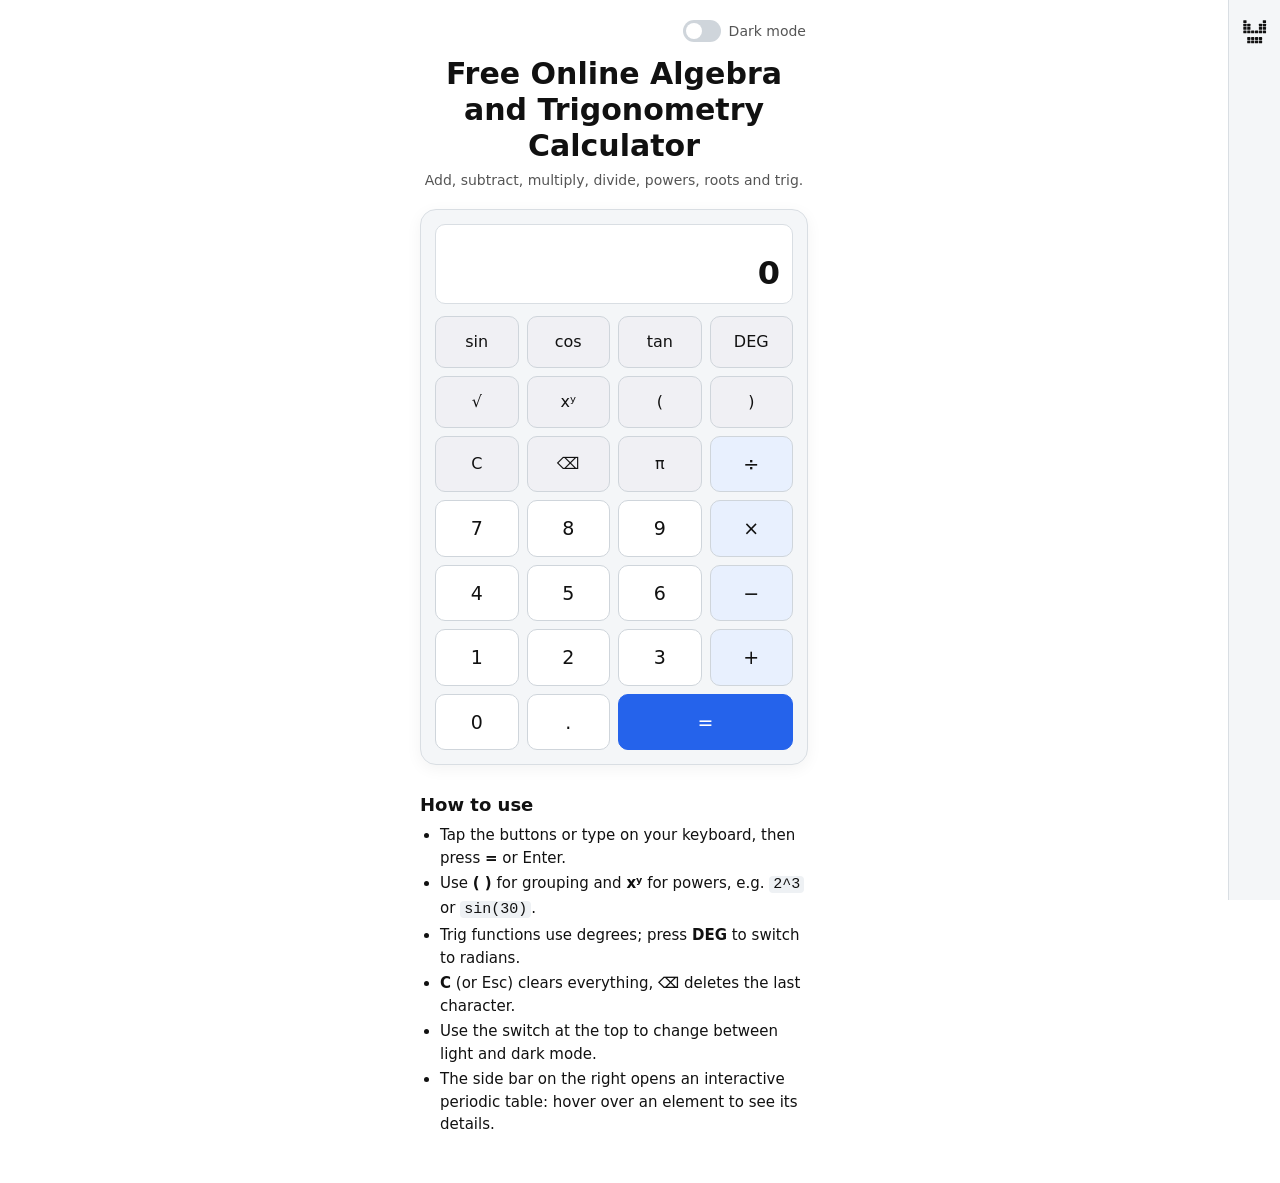
<file: index.html>
<!DOCTYPE html><html lang="en"><head><meta charset="utf-8"><meta name="viewport" content="width=device-width,initial-scale=1"><meta name="color-scheme" content="light dark"><title>Free Online Algebraic Calculator</title><link rel="icon" type="image/x-icon" href="./img/icon.png">
<script>(function(){var t='light';try{var s=localStorage.getItem('calc_theme');t=s==='dark'||s==='light'?s:(matchMedia('(prefers-color-scheme: dark)').matches?'dark':'light')}catch(e){}document.documentElement.setAttribute('data-theme',t)})();</script>
<style>
*{box-sizing:border-box}
:root{color-scheme:light;--bg:#fff;--fg:#111;--mute:#555;--panel:#f4f6f8;--bd:#d9dee3;--scr:#fff;--exc:#777;--key:#fff;--keybd:#cfd5db;--keyh:#eef2f6;--keya:#e1e7ed;--op:#e8f0fe;--fn:#f0f0f4;--acc:#2563eb;--acch:#1d4ed8;--shadow:#0000000d;--side:#f4f6f8;--code:#eef1f4;
--k-alkali:#fbd5d1;--k-alkaline:#fde3c4;--k-transition:#d6e4fb;--k-post:#d5eee0;--k-metalloid:#eadcf6;--k-nonmetal:#fff3bf;--k-halogen:#c9eef0;--k-noble:#f9d7ea;--k-lanthanide:#e3efc2;--k-actinide:#ddd6c4}
:root[data-theme=dark]{color-scheme:dark;--bg:#121417;--fg:#e8eaed;--mute:#9aa0a6;--panel:#1b1e23;--bd:#2d3239;--scr:#0f1114;--exc:#8a9099;--key:#252a31;--keybd:#363c45;--keyh:#2e353e;--keya:#394049;--op:#1f2d4a;--fn:#2a2e36;--acc:#3b82f6;--acch:#2563eb;--shadow:#00000066;--side:#1b1e23;--code:#252a31;
--k-alkali:#5a2a28;--k-alkaline:#5a4020;--k-transition:#243a5e;--k-post:#1f4a35;--k-metalloid:#3d2f55;--k-nonmetal:#5a5020;--k-halogen:#1e4a50;--k-noble:#55263f;--k-lanthanide:#3f4d20;--k-actinide:#4a4538}
[hidden]{display:none!important}
body{margin:0;padding-right:52px;background:var(--bg);color:var(--fg);font:16px/1.5 system-ui,-apple-system,"Segoe UI",Roboto,Arial,sans-serif;transition:background .2s,color .2s}
body.pt-open{overflow:hidden}
.wrap{max-width:420px;margin:0 auto;padding:16px 16px 48px}h1{font-size:clamp(22px,5vw,30px);line-height:1.2;margin:0 0 6px;text-align:center}.sub{margin:0 0 18px;text-align:center;color:var(--mute);font-size:14px}
.bar{display:flex;justify-content:flex-end;margin-bottom:10px}
.tsw{display:inline-flex;align-items:center;gap:8px;font:inherit;font-size:14px;color:var(--mute);background:none;border:0;border-radius:8px;padding:4px 2px;cursor:pointer}
.tsw:hover{color:var(--fg)}.tsw:focus-visible{outline:3px solid var(--acc);outline-offset:2px}
.trk{position:relative;width:38px;height:22px;border-radius:999px;background:var(--keybd);transition:background .2s}
.trk::after{content:"";position:absolute;top:3px;left:3px;width:16px;height:16px;border-radius:50%;background:#fff;transition:transform .2s}
.tsw[aria-checked=true] .trk{background:var(--acc)}.tsw[aria-checked=true] .trk::after{transform:translateX(16px)}
.calc{background:var(--panel);border:1px solid var(--bd);border-radius:16px;padding:14px;box-shadow:0 4px 16px var(--shadow)}
.scr{background:var(--scr);border:1px solid var(--bd);border-radius:10px;padding:8px 12px;text-align:right;margin-bottom:12px;min-height:76px}
.ex{color:var(--exc);font-size:14px;min-height:20px;overflow:hidden;white-space:nowrap}.disp{font-size:32px;font-weight:600;overflow-x:auto;white-space:nowrap;line-height:1.3}
.keys{display:grid;grid-template-columns:repeat(4,1fr);gap:8px}.keys button{font:inherit;font-size:19px;padding:13px 0;border:1px solid var(--keybd);border-radius:10px;background:var(--key);color:var(--fg);cursor:pointer}
.keys button:hover{background:var(--keyh)}.keys button:active{background:var(--keya)}.keys button:focus-visible{outline:3px solid var(--acc);outline-offset:1px}
.keys .op{background:var(--op)}.keys .fn{background:var(--fn);font-size:16px}.keys .eq{background:var(--acc);color:#fff;border-color:var(--acc);grid-column:span 2}.keys .eq:hover{background:var(--acch)}
.how{margin-top:26px;color:var(--fg);font-size:15px}.how h2{font-size:18px;margin:0 0 6px}.how ul{margin:0;padding-left:20px}.how li{margin:3px 0}.how code{background:var(--code);border-radius:4px;padding:0 4px}
/* right side bar */
.rsb{position:fixed;top:0;right:0;bottom:0;width:52px;display:flex;flex-direction:column;align-items:center;gap:6px;padding-top:12px;background:var(--side);border-left:1px solid var(--bd);z-index:5}
.rbtn{width:40px;height:40px;display:grid;place-items:center;border:1px solid transparent;border-radius:10px;background:none;color:var(--fg);cursor:pointer;transition:background .15s}
.rbtn:hover{background:var(--keyh);border-color:var(--bd)}.rbtn:focus-visible{outline:3px solid var(--acc);outline-offset:1px}
/* periodic table dialog */
.ptm{position:fixed;inset:0;z-index:20;display:flex;align-items:center;justify-content:center;padding:16px;background:rgba(0,0,0,.55)}
.ptd{display:flex;flex-direction:column;max-width:min(1120px,100%);max-height:100%;background:var(--bg);color:var(--fg);border:1px solid var(--bd);border-radius:14px;box-shadow:0 20px 60px #0008}
.pth{display:flex;align-items:center;justify-content:space-between;gap:12px;padding:10px 14px;border-bottom:1px solid var(--bd)}.pth h2{margin:0;font-size:18px}
.ptx{width:36px;height:36px;border:1px solid var(--bd);border-radius:10px;background:var(--key);color:var(--fg);font-size:22px;line-height:1;cursor:pointer}.ptx:hover{background:var(--keyh)}.ptx:focus-visible,.pk:focus-visible{outline:3px solid var(--acc);outline-offset:1px}
.ptw{overflow:auto;padding:12px}
.ptg{display:grid;grid-template-columns:repeat(18,minmax(44px,1fr));grid-template-rows:repeat(7,auto) 12px repeat(2,auto);gap:3px;min-width:860px}
.ptinfo{grid-row:1/4;grid-column:3/13;display:flex;align-items:center;gap:16px;padding:6px 14px;border:1px solid var(--bd);border-radius:10px;background:var(--panel);min-width:0}
.pis{flex:none;display:grid;place-items:center;width:78px;height:78px;border-radius:10px;font-size:34px;font-weight:700;background:var(--k,transparent)}
.pit{display:flex;flex-direction:column;gap:1px;font-size:14px;color:var(--mute);min-width:0}.pit strong{font-size:20px;color:var(--fg)}
.pe{display:flex;flex-direction:column;align-items:center;justify-content:center;min-height:48px;padding:2px;border:1px solid var(--bd);border-radius:6px;background:var(--k);color:var(--fg);font:inherit;line-height:1.1;cursor:pointer;transition:transform .12s,opacity .15s}
.pe i{align-self:flex-start;margin-left:3px;font-style:normal;font-size:9px;opacity:.7}.pe b{font-size:16px}
.pe:hover{transform:scale(1.08);position:relative;z-index:1}.pe:focus-visible{outline:3px solid var(--acc);outline-offset:1px;position:relative;z-index:2}.pe.sel{box-shadow:0 0 0 2px var(--acc)}.pe.dim{opacity:.2}
.ptl{display:flex;flex-wrap:wrap;gap:6px;padding:0 14px 8px}
.pk{display:inline-flex;align-items:center;gap:6px;padding:4px 10px;border:1px solid var(--bd);border-radius:999px;background:var(--key);color:var(--fg);font:inherit;font-size:13px;cursor:pointer}.pk:hover{background:var(--keyh)}.pk[aria-pressed=true]{border-color:var(--acc);box-shadow:0 0 0 1px var(--acc)}
.sw{width:12px;height:12px;border-radius:3px;border:1px solid var(--bd);background:var(--k)}
.ptn{margin:0;padding:0 14px 12px;font-size:12px;color:var(--mute)}
.k-alkali{--k:var(--k-alkali)}.k-alkaline{--k:var(--k-alkaline)}.k-transition{--k:var(--k-transition)}.k-post{--k:var(--k-post)}.k-metalloid{--k:var(--k-metalloid)}.k-nonmetal{--k:var(--k-nonmetal)}.k-halogen{--k:var(--k-halogen)}.k-noble{--k:var(--k-noble)}.k-lanthanide{--k:var(--k-lanthanide)}.k-actinide{--k:var(--k-actinide)}
@media(max-width:600px){body{padding-right:44px}.rsb{width:44px}.rbtn{width:36px;height:36px}.ptm{padding:8px}}
@media(prefers-reduced-motion:reduce){*,*::before,*::after{transition:none!important}}
</style></head><body data-view="calc"><main class="wrap"><div class="bar"><button type="button" id="theme" class="tsw" role="switch" aria-checked="false"><span class="trk" aria-hidden="true"></span>Dark mode</button></div><h1>Free Online Algebra and Trigonometry Calculator</h1><p class="sub">Add, subtract, multiply, divide, powers, roots and trig.</p>
<section class="calc" aria-label="Calculator"><div class="scr"><div id="ex" class="ex"></div><div id="disp" class="disp" role="status" aria-live="polite">0</div></div>
<div class="keys">
<button class="fn" data-k="sin(">sin</button><button class="fn" data-k="cos(">cos</button><button class="fn" data-k="tan(">tan</button><button class="fn" id="mode" data-k="mode" title="Toggle degrees / radians">DEG</button>
<button class="fn" data-k="sqrt(">√</button><button class="fn" data-k="^">xʸ</button><button class="fn" data-k="(">(</button><button class="fn" data-k=")">)</button>
<button class="fn" data-k="C">C</button><button class="fn" data-k="bk" aria-label="Delete last character">⌫</button><button class="fn" data-k="pi">π</button><button class="op" data-k="/">÷</button>
<button data-k="7">7</button><button data-k="8">8</button><button data-k="9">9</button><button class="op" data-k="*">×</button>
<button data-k="4">4</button><button data-k="5">5</button><button data-k="6">6</button><button class="op" data-k="-">−</button>
<button data-k="1">1</button><button data-k="2">2</button><button data-k="3">3</button><button class="op" data-k="+">+</button>
<button data-k="0">0</button><button data-k=".">.</button><button class="eq" data-k="=">=</button></div></section>
<section class="how"><h2>How to use</h2><ul><li>Tap the buttons or type on your keyboard, then press <b>=</b> or Enter.</li><li>Use <b>( )</b> for grouping and <b>xʸ</b> for powers, e.g. <code>2^3</code> or <code>sin(30)</code>.</li><li>Trig functions use degrees; press <b>DEG</b> to switch to radians.</li><li><b>C</b> (or Esc) clears everything, <b>⌫</b> deletes the last character.</li><li>Use the switch at the top to change between light and dark mode.</li><li>The side bar on the right opens an interactive periodic table: hover over an element to see its details.</li></ul></section></main>
<aside class="rsb" aria-label="Tools"><button type="button" id="ptb" class="rbtn" aria-haspopup="dialog" aria-label="Periodic table" title="Periodic table"></button></aside>
<script src="js/toggle.js"></script><script src="js/calc.js"></script><script src="js/ptable.js"></script>
<script>(function(){var b=document.getElementById('theme'),h=document.documentElement;function sync(){b.setAttribute('aria-checked',h.getAttribute('data-theme')==='dark'?'true':'false')}
b.addEventListener('click',function(){var t=h.getAttribute('data-theme')==='dark'?'light':'dark';h.setAttribute('data-theme',t);try{localStorage.setItem('calc_theme',t)}catch(e){}sync()});sync()})();</script></body></html>
</file>
